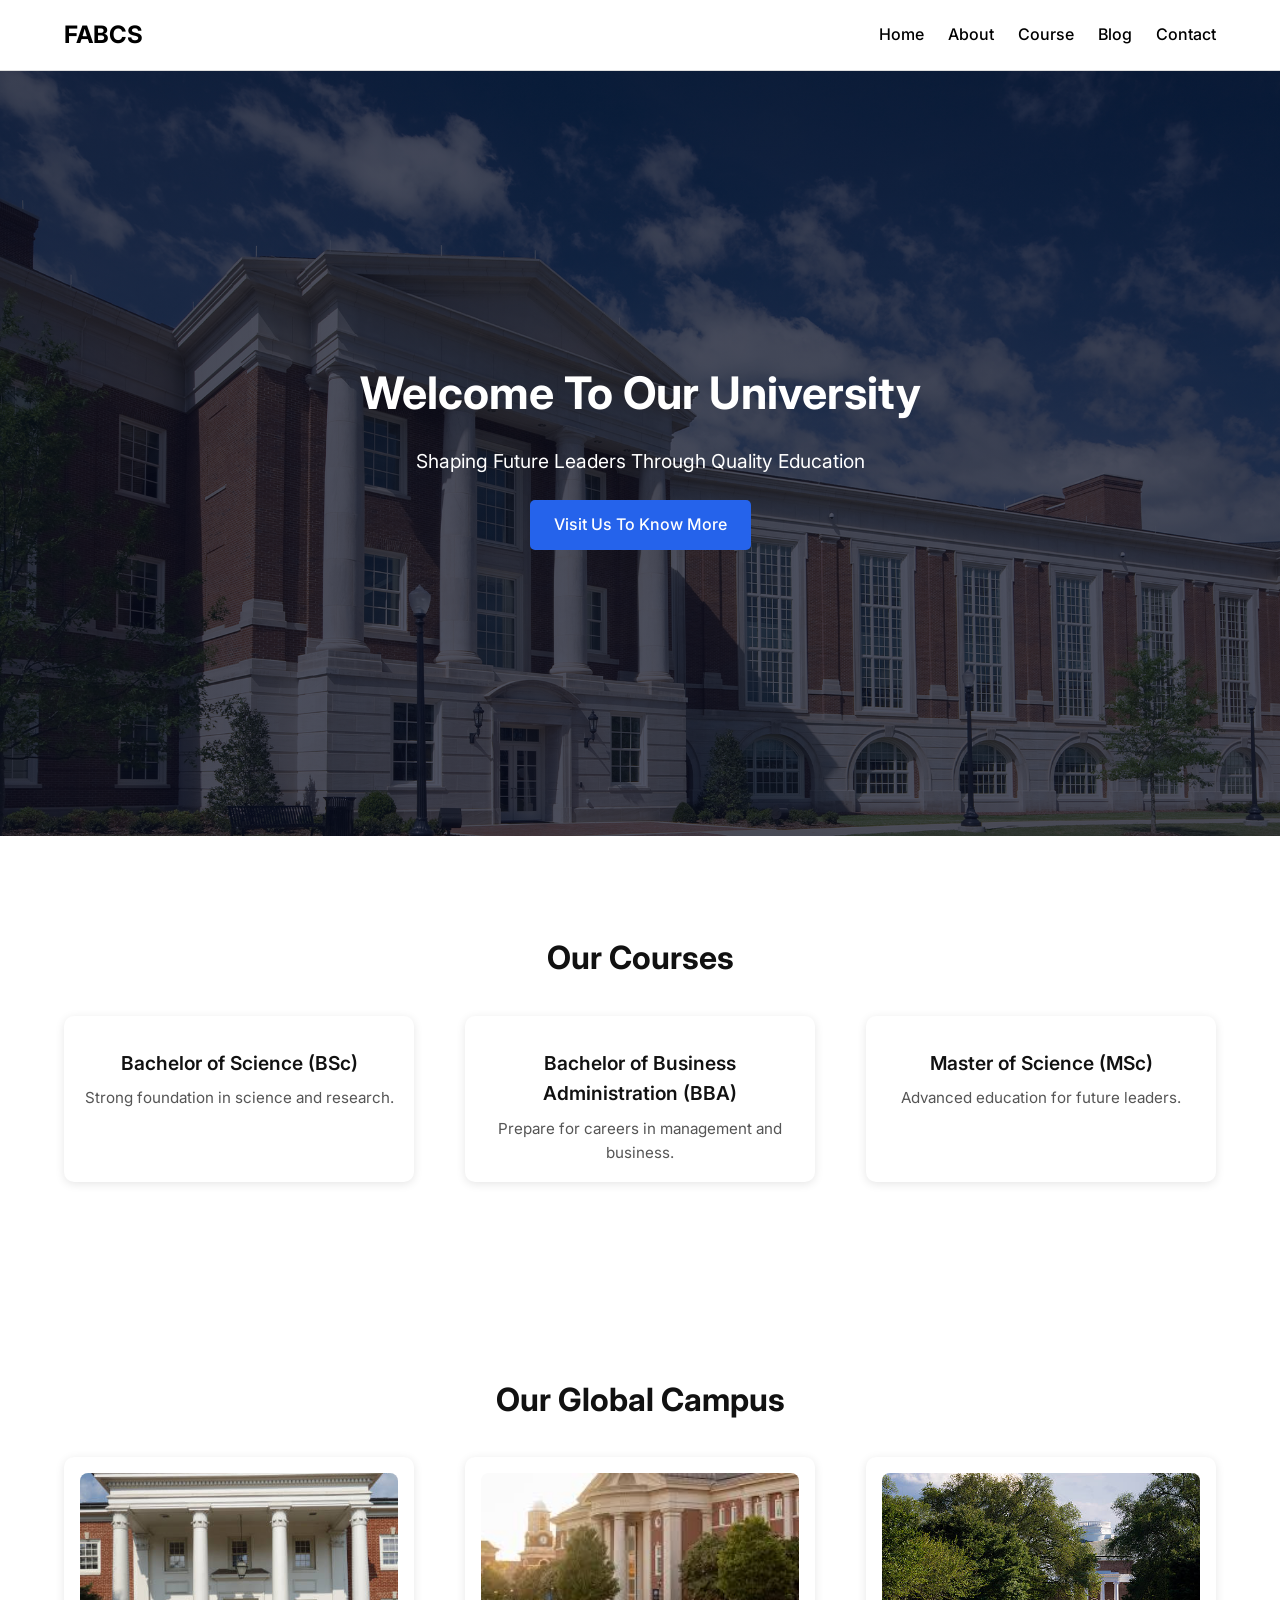
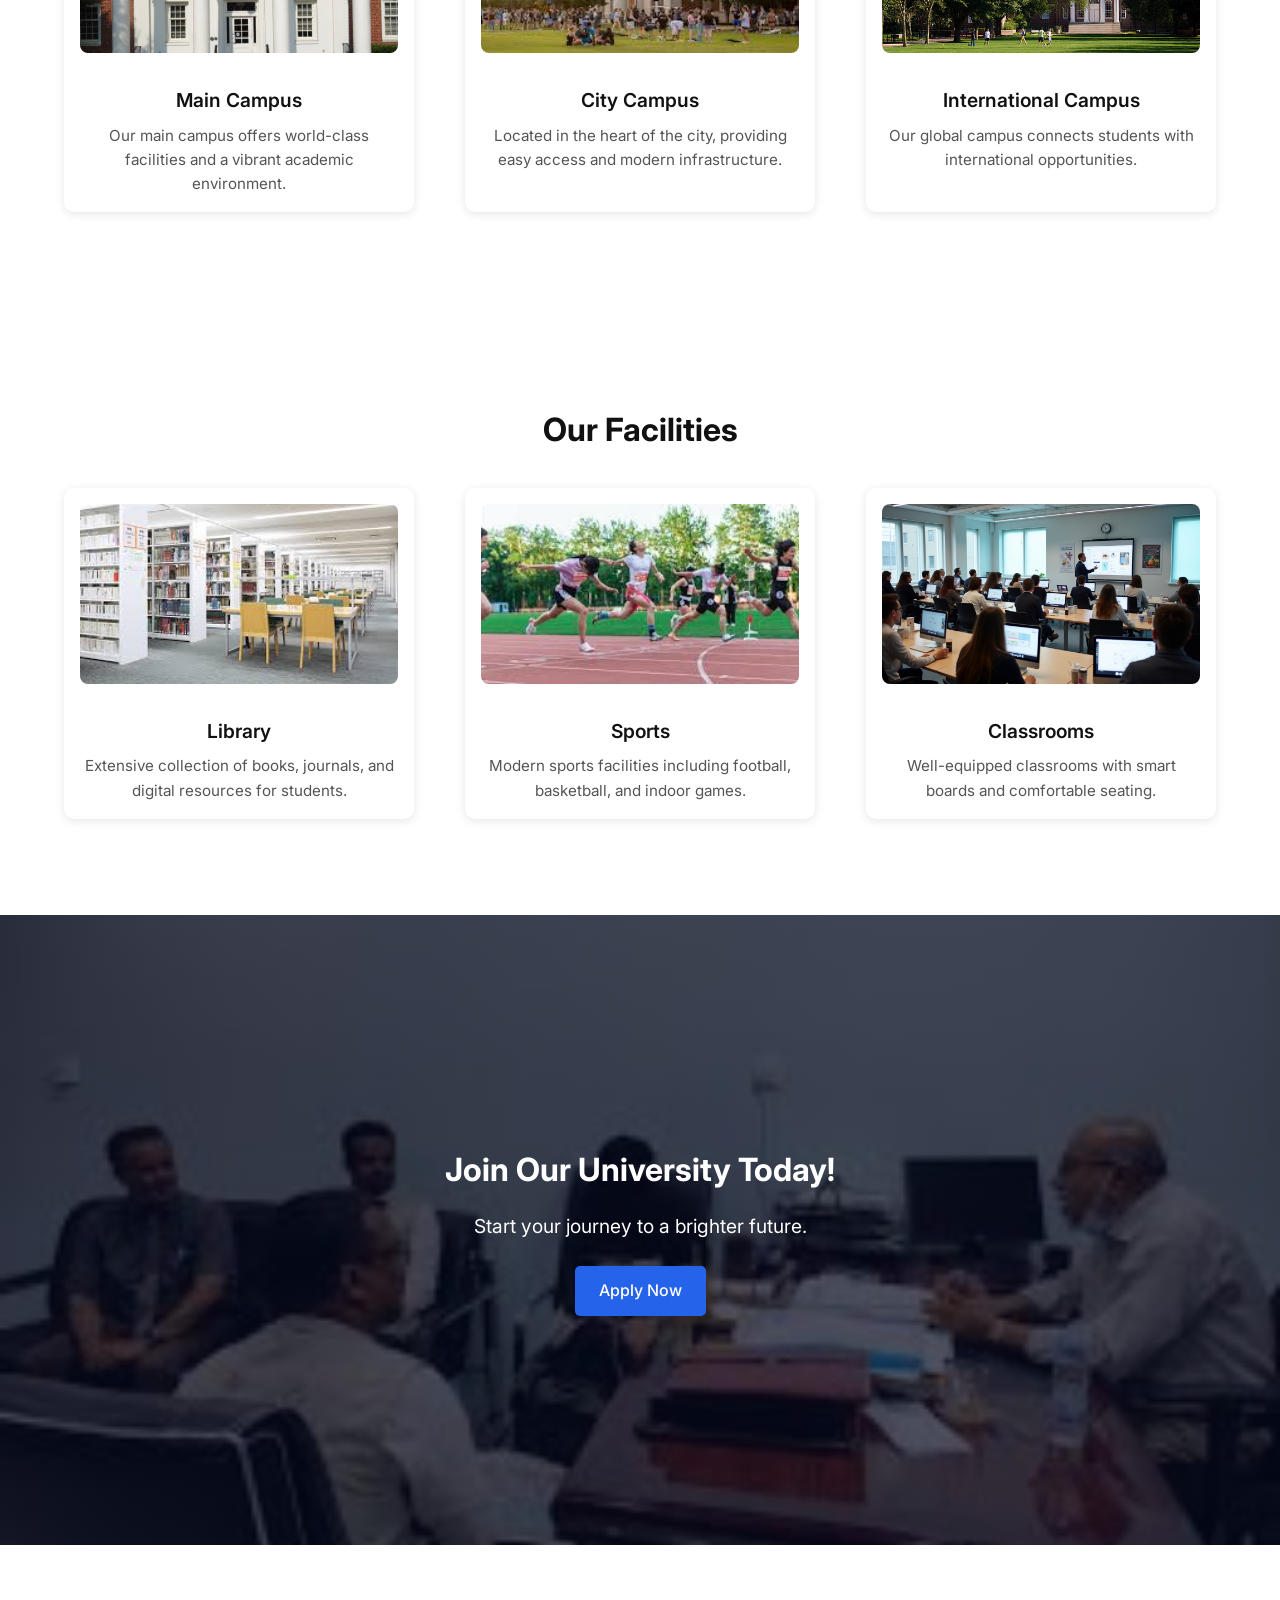
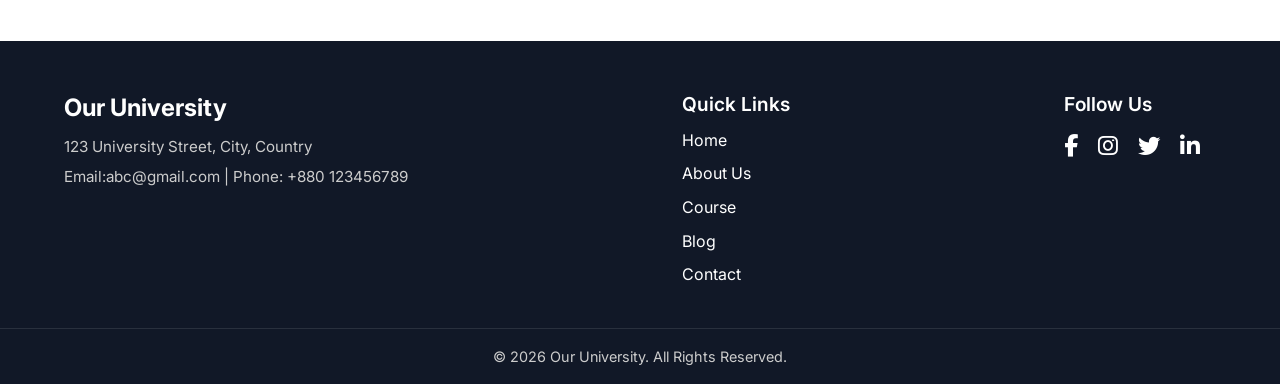
<file: index.html>
<!DOCTYPE html>
<html lang="en">
<head>
  <meta charset="UTF-8">
  <meta name="viewport" content="width=device-width, initial-scale=1.0">
  <meta name="description" content="FABCS University – Shaping future leaders through quality education and global opportunities.">

  <title>Home | FABCS University</title>
  <link rel="stylesheet" href="style.css">
  <link rel="stylesheet" href="https://cdnjs.cloudflare.com/ajax/libs/font-awesome/6.5.1/css/all.min.css">
  <link href="https://fonts.googleapis.com/css2?family=Inter:wght@400;500;600;700&display=swap" rel="stylesheet">

</head>
<body>

<!-- Header -->
<header>
  <div class="container nav">
    <a href="index.html" class="logo">FABCS</a>
    <ul class="nav-links">
      <li><a href="index.html">Home</a></li>
      <li><a href="about.html">About</a></li>
      <li><a href="course.html">Course</a></li>
      <li><a href="blog.html">Blog</a></li>
      <li><a href="contact.html">Contact</a></li>
    </ul>
  </div>
</header>

<!-- Hero Section -->
<section class="hero">
  <div class="container hero-content">
    <h1>Welcome To Our University</h1>
    <p>Shaping Future Leaders Through Quality Education</p>
    <a href="about.html" class="btn">Visit Us To Know More</a>
  </div>
</section>

<!-- Courses Section -->

<section class="courses container">
  <h2>Our Courses</h2>
  <div class="cards">
    <div class="card">
      <h3>Bachelor of Science (BSc)</h3>
      <p>Strong foundation in science and research.</p>
    </div>
    <div class="card">
      <h3>Bachelor of Business Administration (BBA)</h3>
      <p>Prepare for careers in management and business.</p>
    </div>
    <div class="card">
      <h3>Master of Science (MSc)</h3>
      <p>Advanced education for future leaders.</p>
    </div>
  </div>
</section>





<!-- Global Campus Section -->
<section class="campus container">
  <h2>Our Global Campus</h2>

  <div class="cards">
    <div class="card">
      <img src="images/campus-1.jpg" alt="Main Campus">
      <h3>Main Campus</h3>
      <p>Our main campus offers world-class facilities and a vibrant academic environment.</p>
    </div>

    <div class="card">
      <img src="images/campus-2.jpg" alt="City Campus">
      <h3>City Campus</h3>
      <p>Located in the heart of the city, providing easy access and modern infrastructure.</p>
    </div>

    <div class="card">
      <img src="images/campus-3.jpg" alt="International Campus">
      <h3>International Campus</h3>
      <p>Our global campus connects students with international opportunities.</p>
    </div>
  </div>
</section>







<!-- Facilities Section -->
<section class="facilities container">
  <h2>Our Facilities</h2>
  <div class="cards">
    <div class="card">
      <img src="images/library.jpg" alt="Library">
      <h3>Library</h3>
      <p>Extensive collection of books, journals, and digital resources for students.</p>
    </div> 
    <div class="card">
      <img src="images/sport.jpg" alt="Sports">
      <h3>Sports</h3>
      <p>Modern sports facilities including football, basketball, and indoor games.</p>
    </div>
    <div class="card">
      <img src="images/classroom.jpg" alt="Classroom">
      <h3>Classrooms</h3>
      <p>Well-equipped classrooms with smart boards and comfortable seating.</p>
    </div>
  </div>
</section>




<!-- CTA Section -->
<section class="cta">
  <div class="container cta-content">
    <h2>Join Our  University Today!</h2>
    <p>Start your journey to a brighter future.</p>
    <a href="contact.html" class="btn">Apply Now</a>
  </div>
</section>




<!-- Footer -->
<footer>
  <div class="container footer-content">
    
    
    <div class="footer-info">
      <h3>Our University</h3>
      <p>123 University Street, City, Country</p>
      <p>Email:abc@gmail.com | Phone: +880 123456789</p>
    </div>

   
    <div class="footer-links">
      <h4>Quick Links</h4>
      <ul>
        <li><a href="index.html">Home</a></li>
        <li><a href="about.html">About Us</a></li>
        <li><a href="course.html">Course</a></li>
        <li><a href="blog.html">Blog</a></li>
        <li><a href="contact.html">Contact</a></li>
        
      </ul>
    </div>

   
    <div class="footer-social">
      <h4>Follow Us</h4>
      <a href="#"><i class="fab fa-facebook-f"></i></a>
      <a href="#"><i class="fab fa-instagram"></i></a>
      <a href="#"><i class="fab fa-twitter"></i></a>
      <a href="#"><i class="fab fa-linkedin-in"></i></a>
    </div>

  </div>

  <div class="footer-bottom">
    <p>© 2026 Our University. All Rights Reserved.</p>
  </div>

</footer>


</body>
</html>
</file>
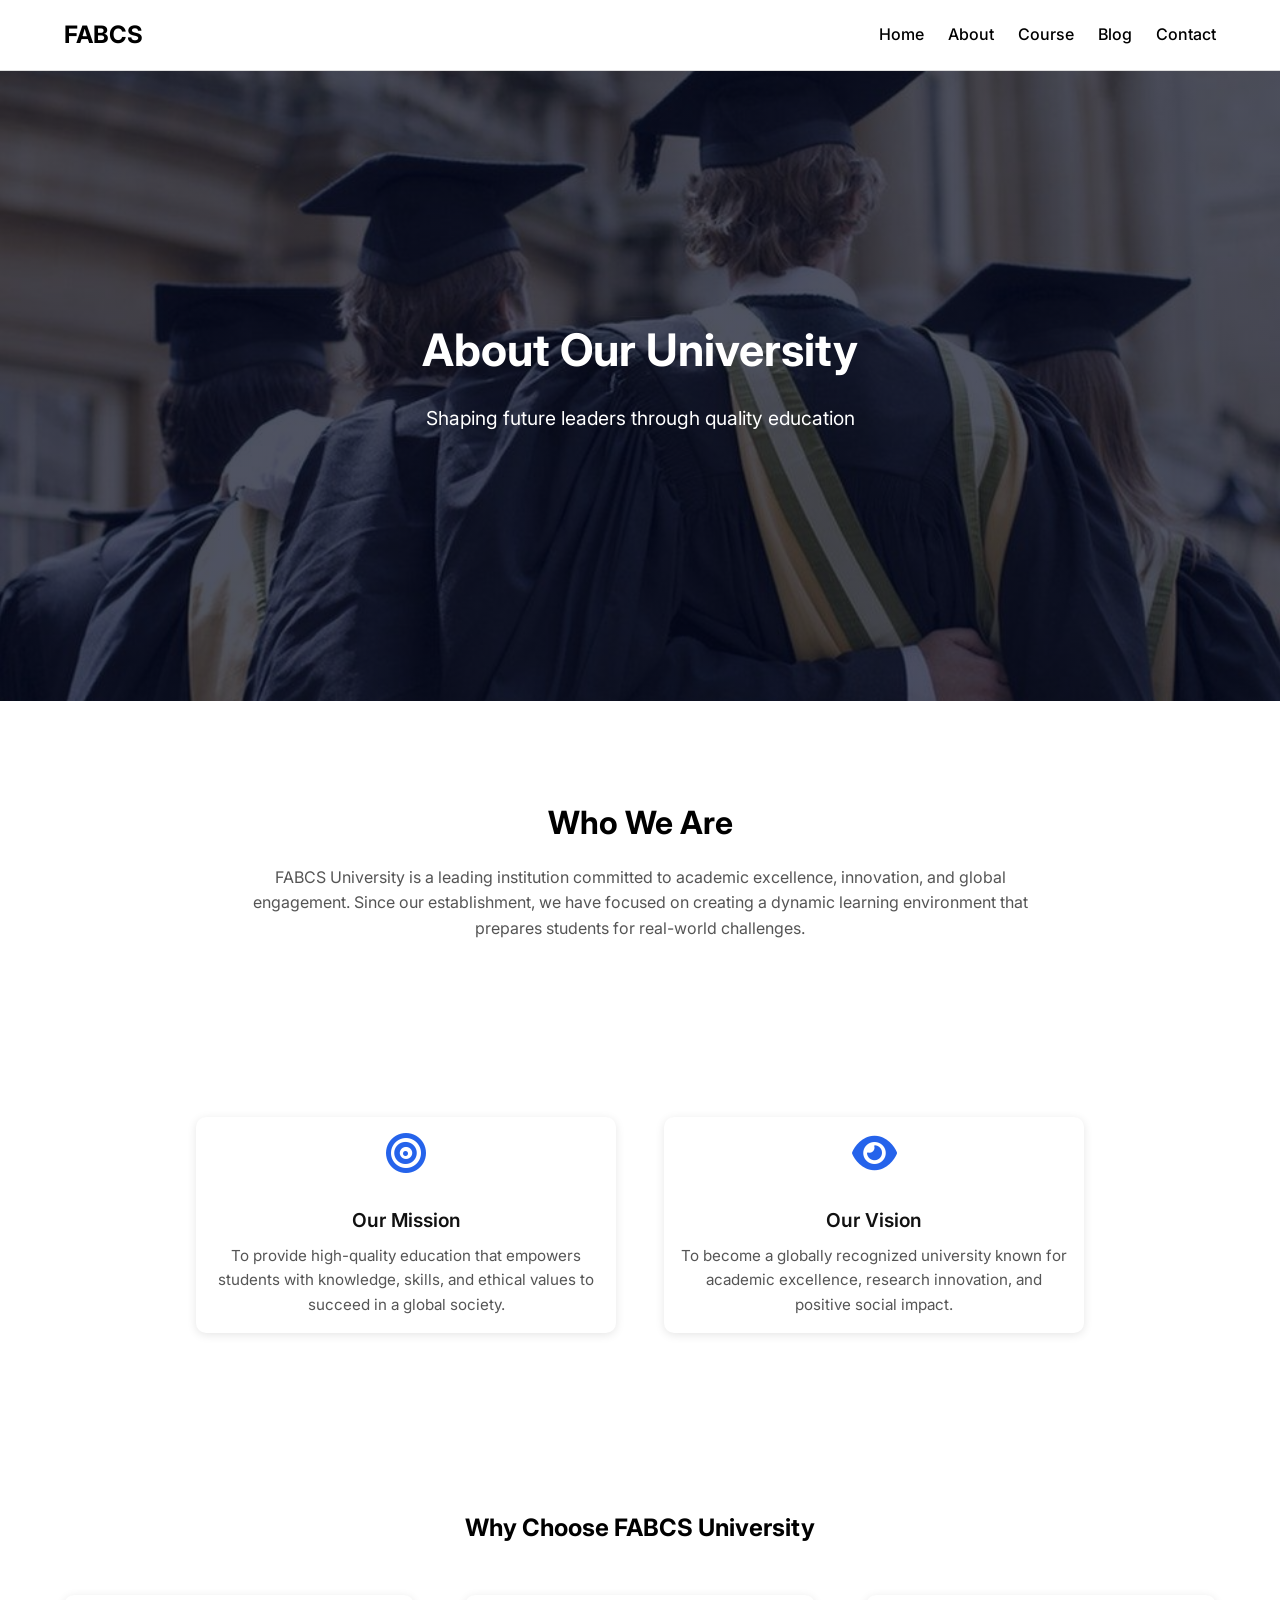
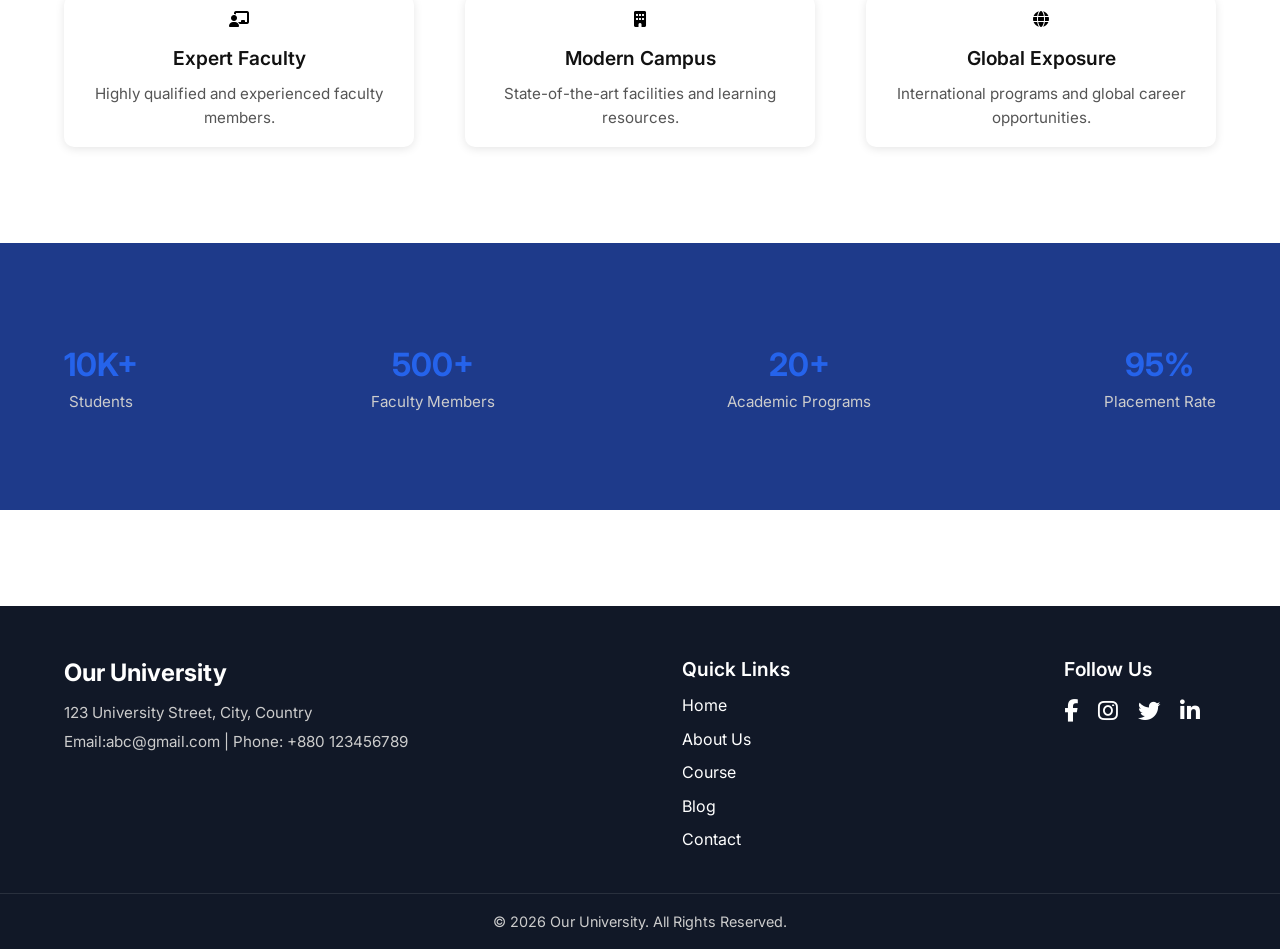
<file: about.html>
<!DOCTYPE html>
<html lang="en">
<head>
  <meta charset="UTF-8">
  <meta name="viewport" content="width=device-width, initial-scale=1.0">
 <meta name="description" content="About FABCS University – Excellence in education and innovation.">
  <title>About | FABCS University</title>
  <link rel="stylesheet" href="style.css">
  <link rel="stylesheet" href="https://cdnjs.cloudflare.com/ajax/libs/font-awesome/6.5.1/css/all.min.css">
  <link href="https://fonts.googleapis.com/css2?family=Inter:wght@400;500;600;700&display=swap" rel="stylesheet">

</head>

<body>

<!-- Header -->
<header>
  <div class="container nav">
    <a href="index.html" class="logo">FABCS</a>
    <ul class="nav-links">
      <li><a href="index.html">Home</a></li>
      <li><a href="about.html">About</a></li>
      <li><a href="course.html">Course</a></li>
      <li><a href="blog.html">Blog</a></li>
      <li><a href="contact.html">Contact</a></li>
    </ul>
  </div>
</header>


<!-- Hero Section -->

<section class="hero hero-about">
  <div class="container hero-content">
    <h1>About Our University</h1>
    <p>Shaping future leaders through quality education</p>
  </div>
</section>

<!-- About Intro -->
<section class="about-intro container">
  <h2>Who We Are</h2>
  <p>
    FABCS University is a leading institution committed to academic excellence,
    innovation, and global engagement. Since our establishment, we have focused
    on creating a dynamic learning environment that prepares students for real-world challenges.
  </p>
</section>

<!-- Mission & Vision -->
<section class="mission-vision container">
  <div class="cards">
    <div class="card">
      <i class="fas fa-bullseye icon"></i>
      <h3>Our Mission</h3>
      <p>
        To provide high-quality education that empowers students with knowledge,
        skills, and ethical values to succeed in a global society.
      </p>
    </div>

    <div class="card">
      <i class="fas fa-eye icon"></i>
      <h3>Our Vision</h3>
      <p>
        To become a globally recognized university known for academic excellence,
        research innovation, and positive social impact.
      </p>
    </div>
  </div>
</section>

<!-- Why Choose Us -->
<section class="why-us container">
  <h2>Why Choose FABCS University</h2>

  <div class="cards">
    <div class="card">
      <i class="fas fa-chalkboard-teacher icon"></i>
      <h3>Expert Faculty</h3>
      <p>Highly qualified and experienced faculty members.</p>
    </div>

    <div class="card">
      <i class="fas fa-building icon"></i>
      <h3>Modern Campus</h3>
      <p>State-of-the-art facilities and learning resources.</p>
    </div>

    <div class="card">
      <i class="fas fa-globe icon"></i>
      <h3>Global Exposure</h3>
      <p>International programs and global career opportunities.</p>
    </div>
  </div>
</section>

<!-- Stats -->
<section class="stats">
  <div class="container stats-content">
    <div>
      <h3>10K+</h3>
      <p>Students</p>
    </div>
    <div>
      <h3>500+</h3>
      <p>Faculty Members</p>
    </div>
    <div>
      <h3>20+</h3>
      <p>Academic Programs</p>
    </div>
    <div>
      <h3>95%</h3>
      <p>Placement Rate</p>
    </div>
  </div>
</section>





<!-- Footer -->
<footer>
  <div class="container footer-content">
    
   
    <div class="footer-info">
      <h3>Our University</h3>
      <p>123 University Street, City, Country</p>
      <p>Email:abc@gmail.com | Phone: +880 123456789</p>
    </div>

   
    <div class="footer-links">
      <h4>Quick Links</h4>
      <ul>
        <li><a href="index.html">Home</a></li>
        <li><a href="about.html">About Us</a></li>
        <li><a href="course.html">Course</a></li>
        <li><a href="blog.html">Blog</a></li>
        <li><a href="contact.html">Contact</a></li>
        
      </ul>
    </div>

   
    <div class="footer-social">
      <h4>Follow Us</h4>
      <a href="#"><i class="fab fa-facebook-f"></i></a>
      <a href="#"><i class="fab fa-instagram"></i></a>
      <a href="#"><i class="fab fa-twitter"></i></a>
      <a href="#"><i class="fab fa-linkedin-in"></i></a>
    </div>

  </div>

  <div class="footer-bottom">
    <p>© 2026 Our University. All Rights Reserved.</p>
  </div>
</footer>


</body>
</html>
</file>
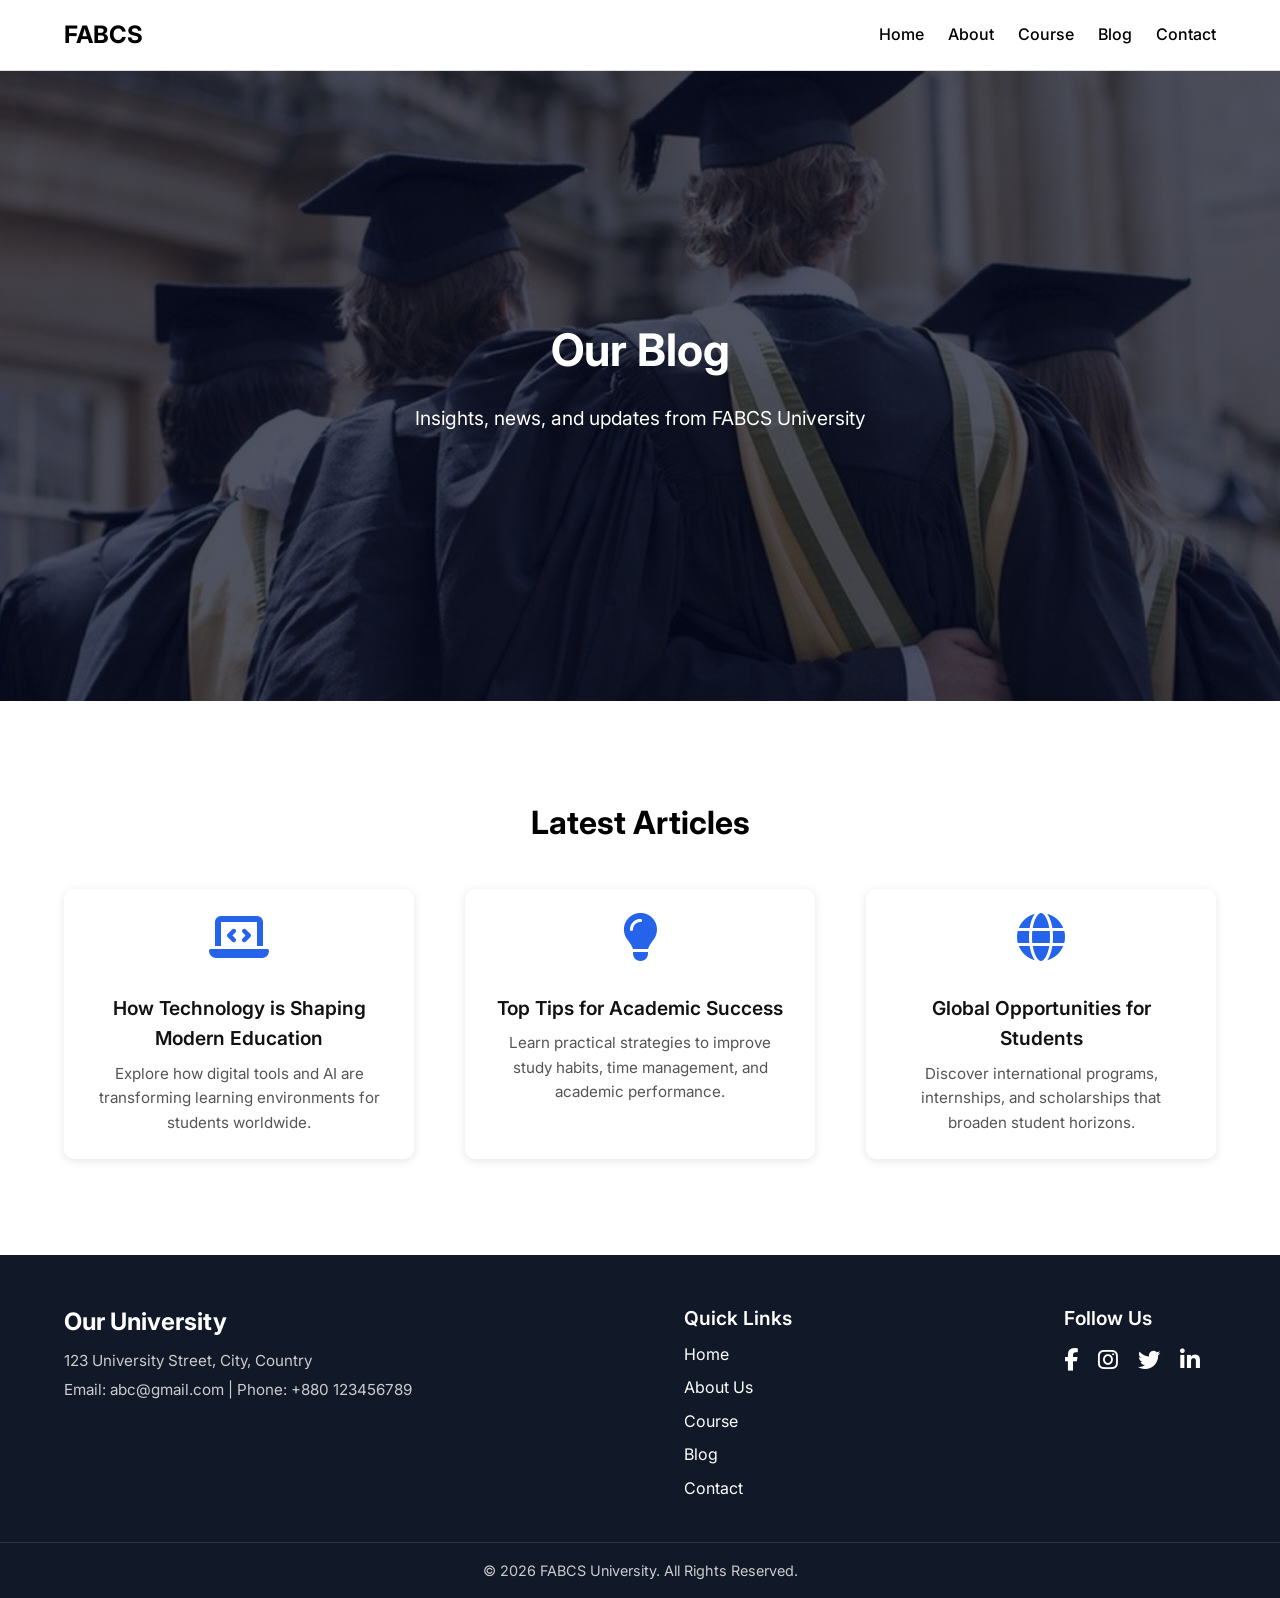
<file: blog.html>
<!DOCTYPE html>
<html lang="en">
<head>
  <meta charset="UTF-8">
  <meta name="viewport" content="width=device-width, initial-scale=1.0">
  <meta name="description" content="FABCS University Blog – Insights, news, and updates on education and research.">

  <title>Blog | FABCS University </title>
  <link rel="stylesheet" href="style.css">
  <link rel="stylesheet" href="https://cdnjs.cloudflare.com/ajax/libs/font-awesome/6.5.1/css/all.min.css">
  <link href="https://fonts.googleapis.com/css2?family=Inter:wght@400;500;600;700&display=swap" rel="stylesheet">
</head>
<body>

<!-- Header -->
<header>
  <div class="container nav">
    <a href="index.html" class="logo">FABCS</a>
    <ul class="nav-links">
      <li><a href="index.html">Home</a></li>
      <li><a href="about.html">About</a></li>
      <li><a href="course.html">Course</a></li>
      <li><a href="blog.html" class="active">Blog</a></li>
      <li><a href="contact.html">Contact</a></li>
    </ul>
  </div>
</header>

<!-- Hero Section -->
<section class="hero hero-blog">
  <div class="container hero-content">
    <h1>Our Blog</h1>
    <p>Insights, news, and updates from FABCS University</p>
  </div>
</section>

<section class="blog-posts container">
  <h2>Latest Articles</h2>
  <div class="cards">

    
    <div class="card">
      <i class="fas fa-laptop-code icon-blog"></i>
      <div class="card-content">
        <h3>How Technology is Shaping Modern Education</h3>
        <p>Explore how digital tools and AI are transforming learning environments for students worldwide.</p>
        
      </div>
    </div>

    
    <div class="card">
      <i class="fas fa-lightbulb icon-blog"></i>
      <div class="card-content">
        <h3>Top Tips for Academic Success</h3>
        <p>Learn practical strategies to improve study habits, time management, and academic performance.</p>
        
      </div>
    </div>

    
    <div class="card">
      <i class="fas fa-globe icon-blog"></i>
      <div class="card-content">
        <h3>Global Opportunities for Students</h3>
        <p>Discover international programs, internships, and scholarships that broaden student horizons.</p>
       
      </div>
    </div>

  </div>
</section>

<!-- Footer -->
<footer>
  <div class="container footer-content">
    <div class="footer-info">
      <h3>Our University</h3>
      <p>123 University Street, City, Country</p>
      <p>Email: abc@gmail.com | Phone: +880 123456789</p>
    </div>

    <div class="footer-links">
      <h4>Quick Links</h4>
      <ul>
        <li><a href="index.html">Home</a></li>
        <li><a href="about.html">About Us</a></li>
        <li><a href="course.html">Course</a></li>
        <li><a href="blog.html">Blog</a></li>
        <li><a href="contact.html">Contact</a></li>
      </ul>
    </div>

    <div class="footer-social">
      <h4>Follow Us</h4>
      <a href="#"><i class="fab fa-facebook-f"></i></a>
      <a href="#"><i class="fab fa-instagram"></i></a>
      <a href="#"><i class="fab fa-twitter"></i></a>
      <a href="#"><i class="fab fa-linkedin-in"></i></a>
    </div>
  </div>

  <div class="footer-bottom">
    <p>© 2026 FABCS University. All Rights Reserved.</p>
  </div>
</footer>

</body>
</html>
</file>
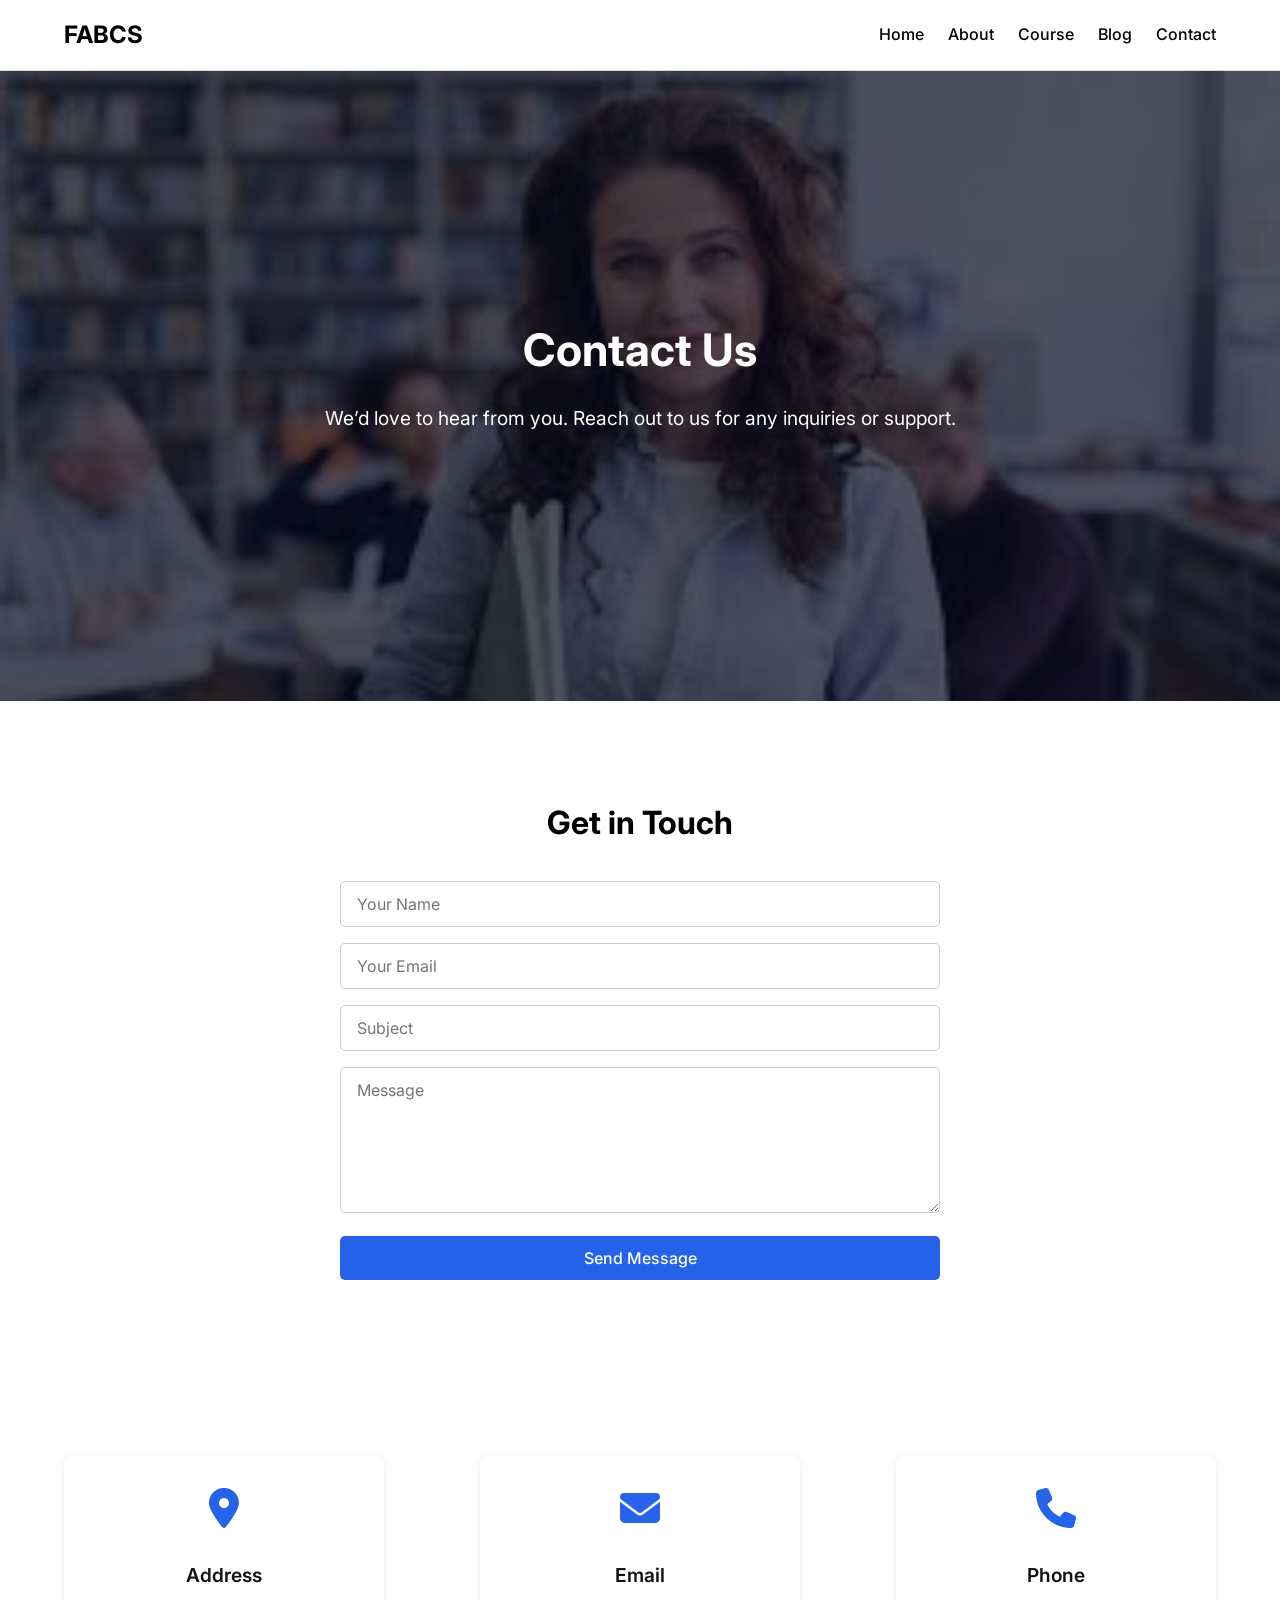
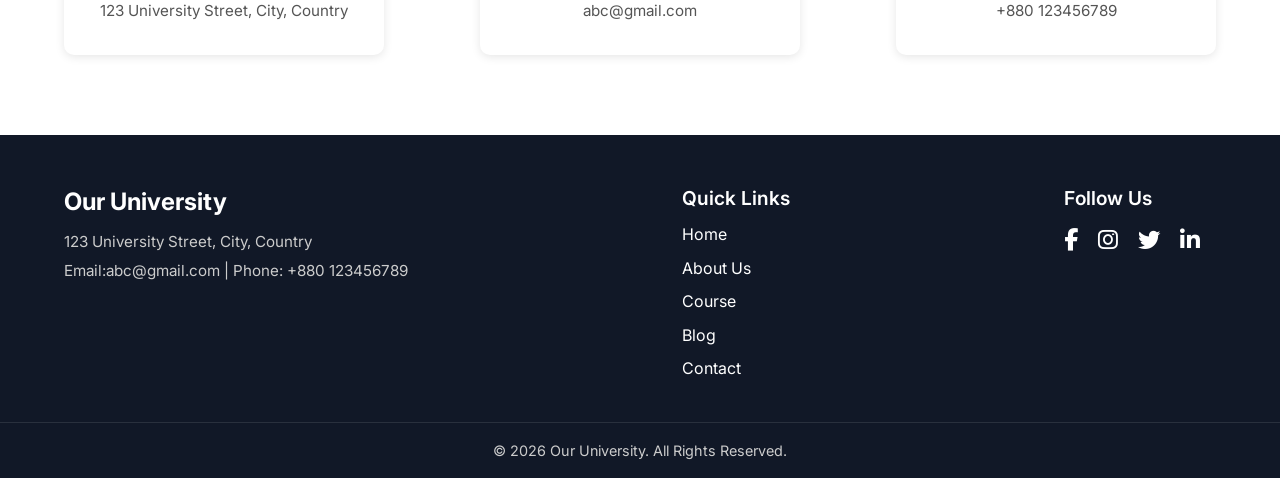
<file: contact.html>
<!DOCTYPE html>
<html lang="en">
<head>
  <meta charset="UTF-8">
  <meta name="viewport" content="width=device-width, initial-scale=1.0">
  <meta name="description" content="Contact FABCS University for inquiries, admissions, and support.">

  <title>Contact | FABCS University</title>
  <link rel="stylesheet" href="style.css">
  <link rel="stylesheet" href="https://cdnjs.cloudflare.com/ajax/libs/font-awesome/6.5.1/css/all.min.css">
  <link href="https://fonts.googleapis.com/css2?family=Inter:wght@400;500;600;700&display=swap" rel="stylesheet">
</head>
<body>

<!-- Header -->
<header>
  <div class="container nav">
    <a href="index.html" class="logo">FABCS</a>
    <ul class="nav-links">
      <li><a href="index.html">Home</a></li>
      <li><a href="about.html">About</a></li>
      <li><a href="course.html">Course</a></li>
      <li><a href="blog.html">Blog</a></li>
      <li><a href="contact.html">Contact</a></li>
    </ul>
  </div>
</header>

<!-- Hero Section -->
<section class="hero hero-contact">
  <div class="container hero-content">
    <h1>Contact Us</h1>
    <p>We’d love to hear from you. Reach out to us for any inquiries or support.</p>
  </div>
</section>

<!-- Contact Form Section -->
<section class="contact-form container">
  <h2>Get in Touch</h2>
  <form>
    <div class="form-group">
      <input type="text" placeholder="Your Name" required>
    </div>
    <div class="form-group">
      <input type="email" placeholder="Your Email" required>
    </div>
    <div class="form-group">
      <input type="text" placeholder="Subject" required>
    </div>
    <div class="form-group">
      <textarea placeholder="Message" rows="6" required></textarea>
    </div>
    <button type="submit" class="btn">Send Message</button>
  </form>
</section>

<!-- Contact Info Section -->
<section class="contact-info container">
  <div class="cards">
    <div class="card">
      <i class="fas fa-map-marker-alt icon-contact"></i>
      <h3>Address</h3>
      <p>123 University Street, City, Country</p>
    </div>
    <div class="card">
      <i class="fas fa-envelope icon-contact"></i>
      <h3>Email</h3>
      <p>abc@gmail.com</p>
    </div>
    <div class="card">
      <i class="fas fa-phone icon-contact"></i>
      <h3>Phone</h3>
      <p>+880 123456789</p>
    </div>
  </div>
</section>

<!-- Footer -->
<footer>
  <div class="container footer-content">
    <div class="footer-info">
      <h3>Our University</h3>
      <p>123 University Street, City, Country</p>
      <p>Email:abc@gmail.com | Phone: +880 123456789</p>
    </div>
    <div class="footer-links">
      <h4>Quick Links</h4>
      <ul>
        <li><a href="index.html">Home</a></li>
        <li><a href="about.html">About Us</a></li>
        <li><a href="course.html">Course</a></li>
        <li><a href="blog.html">Blog</a></li>
        <li><a href="contact.html">Contact</a></li>
      </ul>
    </div>
    <div class="footer-social">
      <h4>Follow Us</h4>
      <a href="#"><i class="fab fa-facebook-f"></i></a>
      <a href="#"><i class="fab fa-instagram"></i></a>
      <a href="#"><i class="fab fa-twitter"></i></a>
      <a href="#"><i class="fab fa-linkedin-in"></i></a>
    </div>
  </div>
  <div class="footer-bottom">
    <p>© 2026 Our University. All Rights Reserved.</p>
  </div>
</footer>

</body>
</html>
</file>
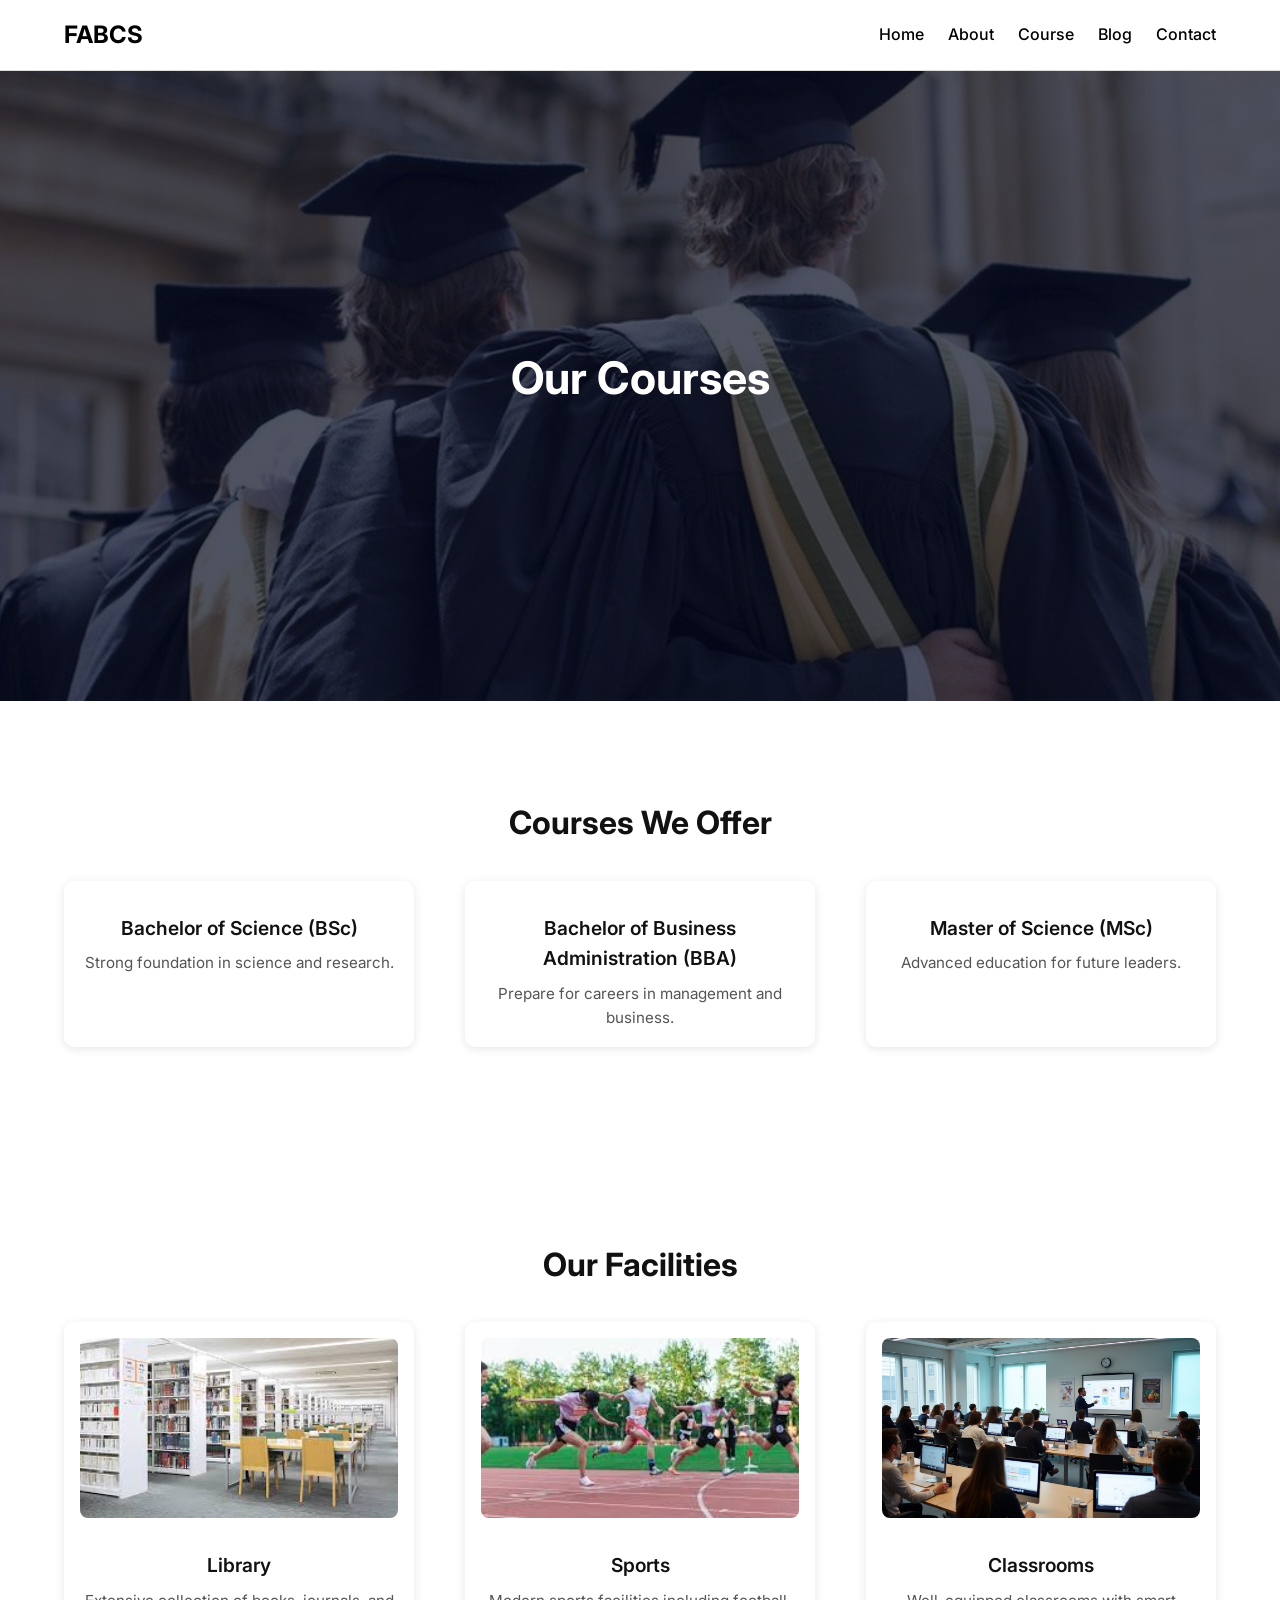
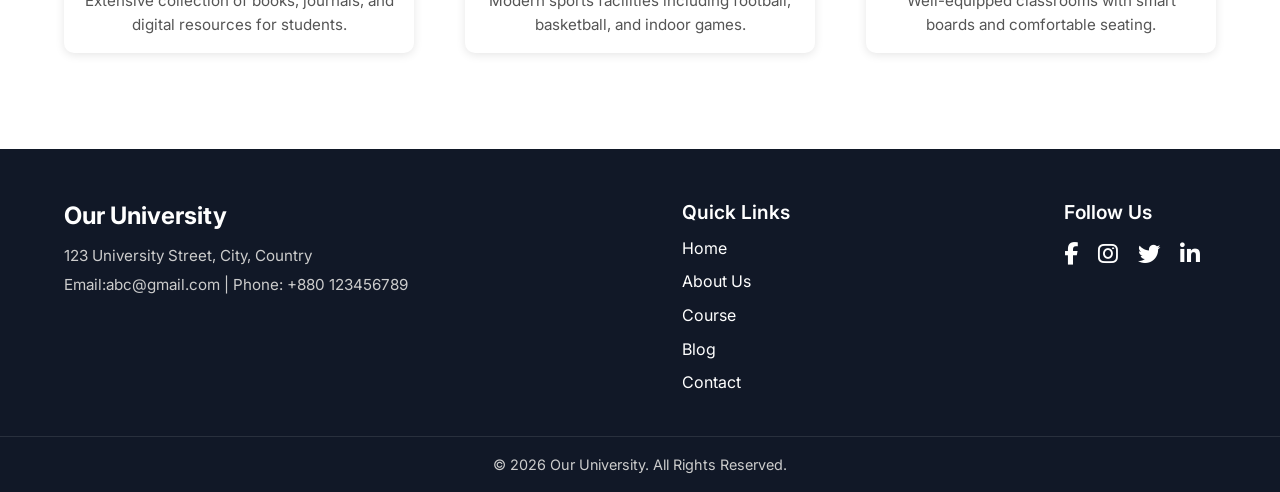
<file: course.html>
<!DOCTYPE html>
<html lang="en">
<head>
  <meta charset="UTF-8">
  <meta name="viewport" content="width=device-width, initial-scale=1.0">
  <meta name="description" content="FABCS University – Shaping future leaders through quality education and global opportunities.">

  <title>Course | FABCS University</title>
  <link rel="stylesheet" href="style.css">
  <link rel="stylesheet" href="https://cdnjs.cloudflare.com/ajax/libs/font-awesome/6.5.1/css/all.min.css">
  <link href="https://fonts.googleapis.com/css2?family=Inter:wght@400;500;600;700&display=swap" rel="stylesheet">

</head>
<body>

<!-- Header -->
<header>
  <div class="container nav">
    <a href="index.html" class="logo">FABCS</a>
    <ul class="nav-links">
      <li><a href="index.html">Home</a></li>
      <li><a href="about.html">About</a></li>
      <li><a href="course.html">Course</a></li>
      <li><a href="blog.html">Blog</a></li>
      <li><a href="contact.html">Contact</a></li>
    </ul>
  </div>
</header>

<!-- Hero Section -->
<section class="hero hero-course">
  <div class="container hero-content">
    <h1>Our Courses</h1>

  </div>
</section>

<!-- Courses Section -->
<section class="courses container">
  <h2> Courses We Offer</h2>
  <div class="cards">
    <div class="card">
      <h3>Bachelor of Science (BSc)</h3>
      <p>Strong foundation in science and research.</p>
    </div>
    <div class="card">
      <h3>Bachelor of Business Administration (BBA)</h3>
      <p>Prepare for careers in management and business.</p>
    </div>
    <div class="card">
      <h3>Master of Science (MSc)</h3>
      <p>Advanced education for future leaders.</p>
    </div>
  </div>
</section>



<!-- Facilities Section -->
<section class="facilities container">
  <h2>Our Facilities</h2>
  <div class="cards">
    <div class="card">
      <img src="images/library.jpg" alt="Library">
      <h3>Library</h3>
      <p>Extensive collection of books, journals, and digital resources for students.</p>
    </div>
    <div class="card">
      <img src="images/sport.jpg" alt="Sports">
      <h3>Sports</h3>
      <p>Modern sports facilities including football, basketball, and indoor games.</p>
    </div>
    <div class="card">
      <img src="images/classroom.jpg" alt="Classroom">
      <h3>Classrooms</h3>
      <p>Well-equipped classrooms with smart boards and comfortable seating.</p>
    </div>
  </div>
</section>







<!-- Footer -->
<footer>
  <div class="container footer-content">
    
    
    <div class="footer-info">
      <h3>Our University</h3>
      <p>123 University Street, City, Country</p>
      <p>Email:abc@gmail.com | Phone: +880 123456789</p>
    </div>

   
    <div class="footer-links">
      <h4>Quick Links</h4>
      <ul>
        <li><a href="index.html">Home</a></li>
        <li><a href="about.html">About Us</a></li>
        <li><a href="course.html">Course</a></li>
        <li><a href="blog.html">Blog</a></li>
        <li><a href="contact.html">Contact</a></li>
      
      </ul>
    </div>

    <div class="footer-social">
      <h4>Follow Us</h4>
      <a href="#"><i class="fab fa-facebook-f"></i></a>
      <a href="#"><i class="fab fa-instagram"></i></a>
      <a href="#"><i class="fab fa-twitter"></i></a>
      <a href="#"><i class="fab fa-linkedin-in"></i></a>
    </div>

  </div>

  <div class="footer-bottom">
    <p>© 2026 Our University. All Rights Reserved.</p>
  </div>
</footer>


</body>
</html>
</file>
<file: style.css>
/* ================= Global Styles ================= */

/* ================= Home Page ================= */


*{
  margin: 0;
  padding: 0;
  box-sizing: border-box;
  font-family: 'Inter', sans-serif;
}

body{
  line-height: 1.6;
}

.container{
  width: 90%;
  max-width: 1200px;
  margin: auto;
}


header{
  background: #ffffff;
  border-bottom: 1px solid #dddddd;
  position: sticky;
  top: 0;
  z-index: 1000;
}

.nav{
  display: flex;
  justify-content: space-between;
  align-items: center;
  padding: 1rem 0;
}

.logo{
  font-size: 1.5rem;
  font-weight: 700;
  text-decoration: none;
  color: #000000;
}

.nav-links{
  list-style: none;
  display: flex;
  gap: 1.5rem;
}

.nav-links a{
  text-decoration: none;
  color: #000000;
  font-weight: 500;
  transition: color 0.3s;
}

.nav-links a:hover{
  color: #2563eb;
}


.hero{
  min-height: 85vh;
 background-image: linear-gradient(rgba(4,9,30,0.7),rgba(4,9,30,0.7)),url("images/banner.jpg");
 background-position: center;
 background-size: cover;
 background-repeat: no-repeat;
 display: flex;
 justify-content: center;
 align-items: center;
  

}
.hero-content{
    text-align:center;
    color: #ffffff; 
}

.hero-content h1{
  font-size: 2.8rem;
  margin-bottom: 1rem;
  font-weight: 700; 
}

.hero-content p{
  font-size: 1.2rem;
  margin-bottom: 1.5rem;
  font-weight: 400; 
}



.btn{
  display: inline-block;
  padding: 0.75rem 1.5rem;
  background: #2563eb; 
  color: #ffffff;
  font-weight: 500; 
  text-decoration: none;
  border-radius: 5px;
  transition: background 0.3s,transform 0.3s, color 0.3s;
}

.btn:hover{
  background: #1d4ed8; 
  color: #ffffff; 
   transform: translateY(-3px); 
}



.courses h2,.campus h2,.facilities h2
{

  text-align: center;
  font-size: 2rem;
  margin-bottom: 2rem;
  color: #111111;
  font-weight: 700; 
}

.cards{
  display: flex;
  flex-wrap: wrap;
  gap: 2rem;
  justify-content: space-between;
  align-items: stretch; 
}

.card{
  background: #ffffff;
  padding: 1rem;
  border-radius: 10px;
  flex: 1;
  min-width: 250px;
  max-width: 350px;
  text-align: center;
  display: flex;
  flex-direction: column;
  justify-content: flex-start;
  box-shadow: 0 2px 10px rgba(0,0,0,0.1);
  transition: transform 0.3s, box-shadow 0.3s;
}

.card:hover{
  transform: translateY(-5px);
  box-shadow: 0 6px 20px rgba(0,0,0,0.15);
}

.card h3{
  font-size: 1.2rem;
  margin: 1rem 0 0.5rem 0;
  color: #111111;
  font-weight: 600;
}

.card p{
  font-size: 0.95rem;
  color: #555555;
  flex-grow: 1; 
}

.card img{
  width: 100%;
  height: 180px; 
  object-fit: cover;
  border-radius: 8px;
  margin-bottom: 1rem;
}


.courses,.campus,.facilities{
  padding: 6rem 0; 
}


.cta{
    min-height: 70vh;
  background-image:linear-gradient(rgba(4,9,30,0.7),rgba(4,9,30,0.7)),url("images/cta-bg.jpg");
  background-position: center;
 background-size: cover;
 background-repeat: no-repeat;
 display: flex;
 justify-content: center;
 align-items: center;
  margin-bottom: 6rem;
 

}


.cta-content{

  color: #ffffff;
  text-align:center;

}

.cta-content h2 {
  font-weight: 700;
  font-size: 2rem;
  margin-bottom: 1rem;
}
.cta-content p {
  
  font-weight: 400;
  font-size: 1.2rem;
  margin-bottom: 1.5rem;
}


footer {
  background-color: #111827;
  color: #ffffff;
  padding: 3rem 0 1rem 0;
}

.footer-content {
  display: flex;
  justify-content: space-between;
  flex-wrap: wrap;
  gap: 2rem;
  max-width: 1200px;
  margin: 0 auto;
}


.footer-info h3 {
  margin-bottom: 0.5rem;
  font-size: 1.5rem;
  font-weight: bold;
}

.footer-info p {
  margin: 0.3rem 0;
  font-size: 0.95rem;
  color: #cccccc;
}


.footer-links h4 {
  margin-bottom: 0.5rem;
  font-size: 1.2rem;
  font-weight: 600;
}

.footer-links ul {
  list-style: none;
  padding: 0;
}

.footer-links ul li {
  margin: 0.5rem 0;
}

.footer-links ul li a {
  color: #ffffff;
  text-decoration: none;
  transition: color 0.3s, margin-left 0.3s;
  font-weight: 400;
  display: inline-block;
}

.footer-links ul li a:hover {
  color: #2563eb;
  margin-left: 5px; 
}

.footer-social h4 {
  margin-bottom: 0.5rem;
  font-size: 1.2rem;
  font-weight: 600;
}

.footer-social a {
  color: #ffffff;
  margin-right: 1rem;
  font-size: 1.4rem;
  transition: color 0.3s, transform 0.3s;
}

.footer-social a:hover {
  color: #2563eb;
  transform: translateY(-2px);
}

.footer-bottom {
  text-align: center;
  margin-top: 2rem;
  border-top: 1px solid rgba(255,255,255,0.1);
  padding-top: 1rem;
  font-size: 0.9rem;
  color: #ccc;
}




/* ===== Responsive Styles ===== */


@media (max-width: 1024px) {
  .cards {
    justify-content: center; 
    gap: 1.5rem;
  }

  .card {
    max-width: 300px;
  }

  .hero-content h1 {
    font-size: 2.4rem;
  }

  .hero-content p {
    font-size: 1.15rem;
  }

  .cta-content h2 {
    font-size: 1.9rem;
  }

  .cta-content p {
    font-size: 1.15rem;
  }
}


@media (max-width: 768px) {
  .nav {
    flex-direction: column;
    gap: 1rem;
    padding: 0.8rem 0;
  }

  .nav-links {
    flex-direction: column;
    gap: 0.8rem;
  }

  .hero {
    min-height: 70vh;
    padding: 2rem 0;
  }

  .hero-content h1 {
    font-size: 2rem;
  }

  .hero-content p {
    font-size: 1rem;
  }

  .courses h2,
  .facilities h2,
  .campus h2 {
    font-size: 1.6rem;
  }

  .cards {
    flex-direction: column;
    align-items: center;
    gap: 1.5rem;
  }

  .card {
    width: 100%;
    max-width: 350px;
  }

  .cta {
    min-height: 60vh;
    padding: 3rem 1rem;
  }

  .cta-content h2 {
    font-size: 1.6rem;
  }

  .cta-content p {
    font-size: 1rem;
  }

  .footer-content {
    flex-direction: column;
    text-align: center;
    gap: 1.5rem;
  }

  .footer-social {
    margin-top: 1rem;
  }
}


@media (max-width: 480px) {
  .hero {
    min-height: 60vh;
    padding: 1.5rem 0;
  }

  .hero-content h1 {
    font-size: 1.6rem;
  }

  .hero-content p {
    font-size: 0.95rem;
  }

  .btn {
    padding: 0.6rem 1.2rem;
    font-size: 0.9rem;
  }

  .courses h2,
  .facilities h2,
  .campus h2,
  .cta-content h2 {
    font-size: 1.4rem;
  }

  .cards {
    gap: 1rem;
  }

  .card {
    width: 100%;
    max-width: none; 
  }

  .card h3 {
    font-size: 1rem;
  }

  .card p {
    font-size: 0.9rem;
  }

  .cta-content p {
    font-size: 0.95rem;
  }

  .footer-info h3 {
    font-size: 1.2rem;
  }

  .footer-social a {
    font-size: 1.2rem;
    margin-right: 0.8rem;
  }

  .footer-bottom {
    font-size: 0.85rem;
  }
}




/* ================= About Page ================= */


.hero-about {
  min-height: 70vh;
  background-image:
    linear-gradient(rgba(4,9,30,0.7), rgba(4,9,30,0.7)),
    url("images/background.jpg");
  background-position: center;
  background-size: cover;
  background-repeat: no-repeat;

  display: flex;
  align-items: center;
  justify-content: center;
  text-align: center;
}


.about-intro {
  padding: 6rem 0;
  text-align: center;
}

.about-intro h2 {
  font-size: 2rem;
  margin-bottom: 1rem;
}

.about-intro p {
  max-width: 800px;
  margin: auto;
  color: #555;
  font-size: 1rem;
}


.mission-vision {
  padding: 5rem 0;
}



.mission-vision .cards {
  justify-content: center;
  gap: 3rem;
}

.mission-vision .card {
  max-width: 420px;
   text-align: center;
}


.mission-vision .icon {
  font-size: 2.5rem;
  color: #2563eb;
  margin-bottom: 1rem;
}


.why-us {
  padding: 6rem 0;
  text-align: center;
}

.why-us h2 {
  margin-bottom: 3rem;
}


.stats {
  background:#1e3a8a;
  color: #ffffff;
  padding: 6rem 0;  
  margin-bottom: 6rem; 
}

.stats-content {
  display: flex;
  justify-content: space-between;
  gap: 2rem;
  flex-wrap: wrap;
  text-align: center;
}

.stats-content h3 {
  font-size: 2rem;
  color: #2563eb;
}

.stats-content p {
  font-size: 0.95rem;
  color: #cccccc;
}

/* ===== Responsive Styles ===== */


@media (max-width: 1024px) {
  .hero-about {
    min-height: 65vh;
  }
  .hero-about h1 {
    font-size: 2.5rem;
  }
  .hero-about p {
    font-size: 1.1rem;
  }

  .about-intro h2 {
    font-size: 1.8rem;
  }
  .about-intro p {
    font-size: 0.95rem;
  }

  .mission-vision .card {
    max-width: 380px;
  }

  .why-us .card {
    max-width: 320px;
  }

  .stats-content h3 {
    font-size: 1.8rem;
  }
  .stats-content p {
    font-size: 0.9rem;
  }
}


@media (max-width: 768px) {
  .hero-about {
    min-height: 55vh;
    padding: 2rem 1rem;
  }
  .hero-about h1 {
    font-size: 2rem;
  }
  .hero-about p {
    font-size: 1rem;
  }

  .mission-vision .cards,
  .why-us .cards,
  .stats-content {
    flex-direction: column;
    gap: 2rem;
    align-items: center;
  }

  .mission-vision .card,
  .why-us .card {
    max-width: 100%;
  }

  .about-intro p {
    font-size: 0.95rem;
    line-height: 1.6;
  }
}


@media (max-width: 480px) {
  .hero-about {
    min-height: 50vh;
    padding: 1.5rem 1rem;
  }
  .hero-about h1 {
    font-size: 1.6rem;
  }
  .hero-about p {
    font-size: 0.9rem;
  }

  .about-intro h2 {
    font-size: 1.4rem;
  }
  .about-intro p {
    font-size: 0.85rem;
  }

  .mission-vision h3,
  .why-us h3 {
    font-size: 1.2rem;
  }
  .mission-vision p,
  .why-us p {
    font-size: 0.85rem;
  }

  .stats-content h3 {
    font-size: 1.5rem;
  }
  .stats-content p {
    font-size: 0.8rem;
  }

  .mission-vision .cards,
  .why-us .cards,
  .stats-content {
    gap: 1.5rem;
  }
}





/* ===== Course Page ===== */



.hero-course {
  min-height: 70vh;
  background-image: linear-gradient(rgba(4,9,30,0.7), rgba(4,9,30,0.7)), url("images/background.jpg");
  background-position: center;
  background-size: cover;
  background-repeat: no-repeat;
  display: flex;
   justify-content: center;
   align-items: center;
}



@media (max-width: 1024px) {
  .hero-course {
    min-height: 65vh;
    background-position: center top;
  }
}


@media (max-width: 768px) {
  .hero-course {
    min-height: 55vh;
    background-position: center top;
  }
}

@media (max-width: 480px) {
  .hero-course {
    min-height: 45vh;
    background-position: center top;
  }
}






/* ===== Blog Page Hero ===== */
.hero-blog {
  min-height: 70vh;
  background-image: linear-gradient(rgba(4,9,30,0.7), rgba(4,9,30,0.7)), url("images/background.jpg");
  background-position: center;
  background-size: cover;
  background-repeat: no-repeat;
  display: flex;
  align-items: center;
  justify-content: center;
  text-align: center;
}


.blog-posts {
  padding: 6rem 0;
}

.blog-posts h2 {
  text-align: center;
  font-size: 2rem;
  margin-bottom: 2.5rem;
  font-weight: 700;
}

.blog-posts .cards {
  display: flex;
  flex-wrap: wrap;
  gap: 2rem;
  justify-content: space-between; 
}

.blog-posts .card {
  background: #ffffff;
  border-radius: 10px;
  padding: 1.5rem;
  text-align: center;
  flex: 1;
  min-width: 250px;
  max-width: 350px; 
  display: flex;
  flex-direction: column;
  justify-content: flex-start;
  box-shadow: 0 2px 10px rgba(0,0,0,0.1);
  transition: transform 0.3s, box-shadow 0.3s;
}

.blog-posts .card:hover {
  transform: translateY(-5px);
  box-shadow: 0 6px 20px rgba(0,0,0,0.15);
}

.blog-posts .card h3 {
  font-size: 1.2rem;
  margin: 1rem 0 0.5rem 0;
  color: #111111;
  font-weight: 600;
}

.blog-posts .card p {
  font-size: 0.95rem;
  color: #555555;
  flex-grow: 1; 
}

.icon-blog {
  font-size: 3rem;
  color: #2563eb;
  margin-bottom: 1rem;
}

/* ===== Responsive Styles ===== */


@media (max-width: 1024px) {
  .blog-posts .cards {
    justify-content: center;
  }
}

@media (max-width: 768px) {
  .blog-posts .cards {
    flex-direction: column;
    align-items: center;
  }
}


@media (max-width: 480px) {
  .blog-posts h2 {
    font-size: 1.5rem;
  }

  .blog-posts .card h3 {
    font-size: 1rem;
  }

  .blog-posts .card p {
    font-size: 0.9rem;
  }

  .icon-blog {
    font-size: 2.5rem;
    margin-bottom: 0.8rem;
  }
}



/* ================= Contact Page ================= */

.hero-contact {
  min-height: 70vh;
  background-image: linear-gradient(rgba(4,9,30,0.7), rgba(4,9,30,0.7)), url("images/contact-bg.jpg");
  background-position: top;
  background-size: cover;
  background-repeat: no-repeat;
  display: flex;
  align-items: center;
  justify-content: center;
  text-align: center;
}


.contact-form {
  padding: 6rem 0;
  text-align: center;
}

.contact-form h2 {
  font-size: 2rem;
  margin-bottom: 2rem;
  font-weight: 700;
}

.contact-form form {
  max-width: 600px;
  margin: auto;
  display: flex;
  flex-direction: column;
  gap: 1rem;
}

.contact-form input,
.contact-form textarea {
  padding: 0.75rem 1rem;
  border: 1px solid #ccc;
  border-radius: 5px;
  font-size: 1rem;
  width: 100%;
}

.contact-form button {
  background: #2563eb;
  color: #fff;
  padding: 0.75rem 1.5rem;
  font-size: 1rem;
  border: none;
  border-radius: 5px;
  cursor: pointer;
  transition: background 0.3s;
}

.contact-form button:hover {
  background: #1d4ed8;
}


.contact-info {
  padding: 5rem 0;
}

.contact-info .cards {
  display: flex;
  flex-wrap: wrap;
  gap: 2rem;
  justify-content: space-between;
}

.contact-info .card {
  flex: 1;
  min-width: 250px;
  max-width: 320px;
  background: #ffffff;
  padding: 2rem 1.5rem;
  text-align: center;
  border-radius: 10px;
  box-shadow: 0 2px 10px rgba(0,0,0,0.1);
  transition: transform 0.3s, box-shadow 0.3s;
}

.contact-info .card:hover {
  transform: translateY(-5px);
  box-shadow: 0 6px 20px rgba(0,0,0,0.15);
}

.contact-info .icon-contact {
  font-size: 2.5rem;
  color: #2563eb;
  margin-bottom: 1rem;
}

.contact-info h3 {
  font-size: 1.2rem;
  margin-bottom: 0.5rem;
}

.contact-info p {
  font-size: 0.95rem;
  color: #555;
}

/* ===== Responsive Styles ===== */


@media (max-width: 768px) {
  .contact-info .cards {
    flex-direction: column;
    align-items: center;
  }

  .contact-form form {
    max-width: 100%;
  }
}


@media (max-width: 480px) {
  .hero-contact h1 {
    font-size: 1.6rem;
  }

  .hero-contact p {
    font-size: 1rem;
  }

  .contact-form h2 {
    font-size: 1.5rem;
  }

  .contact-form input,
  .contact-form textarea {
    font-size: 0.9rem;
  }

  .contact-form button {
    font-size: 0.9rem;
    padding: 0.6rem 1rem;
  }

  .contact-info .card h3 {
    font-size: 1rem;
  }

  .contact-info .card p {
    font-size: 0.9rem;
  }

  .contact-info .icon-contact {
    font-size: 2rem;
  }
}
</file>
